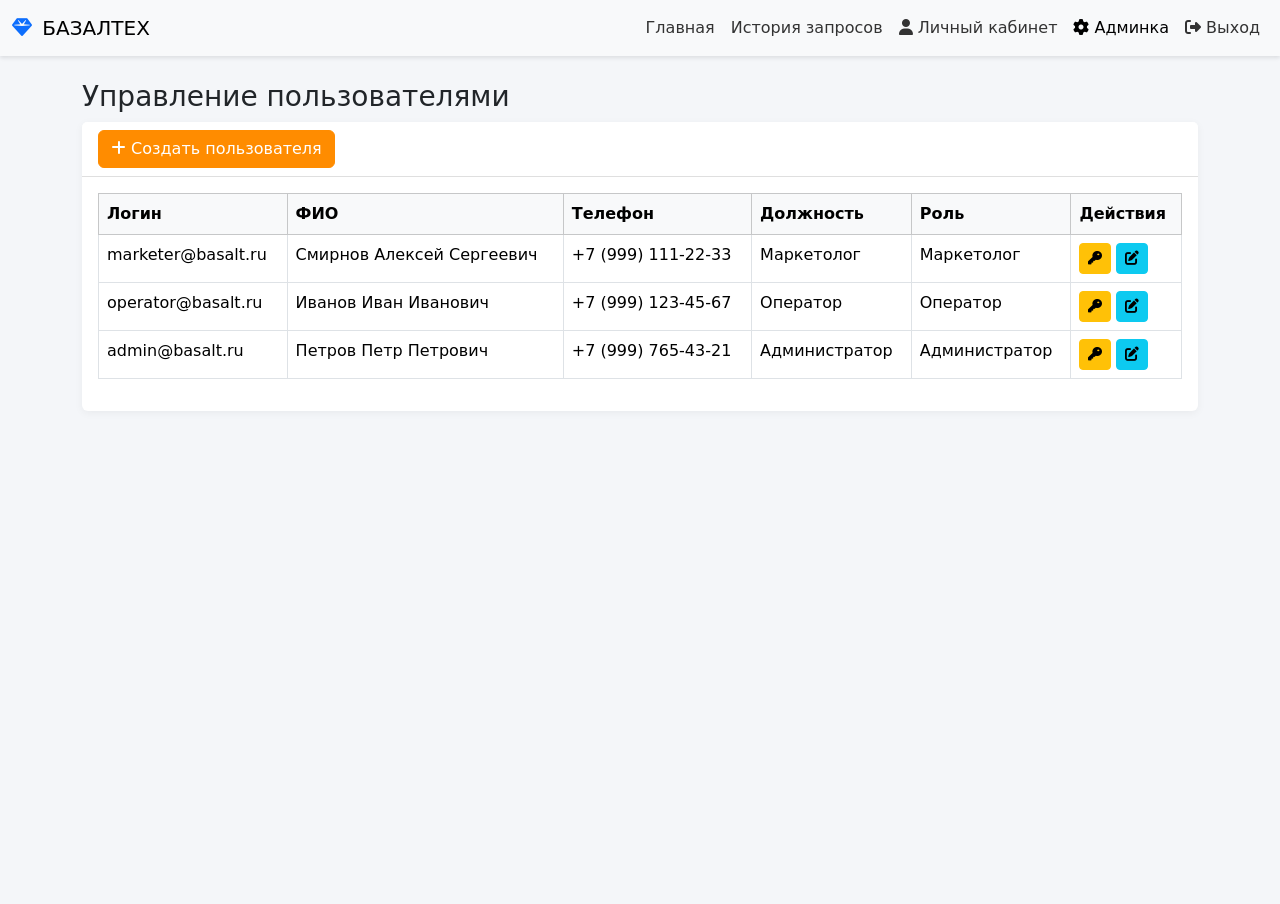
<file: pages/admin.html>
<!DOCTYPE html>
<html lang="ru">
<head>
    <meta charset="UTF-8">
    <meta name="viewport" content="width=device-width, initial-scale=1.0">
    <title>БазалТех :: Администрирование</title>
    <link href="https://cdn.jsdelivr.net/npm/bootstrap@5.3.2/dist/css/bootstrap.min.css" rel="stylesheet">
    <link rel="stylesheet" href="https://cdnjs.cloudflare.com/ajax/libs/font-awesome/6.4.2/css/all.min.css">
    <link rel="stylesheet" href="../css/style.css">
</head>
<body>
    <nav class="navbar navbar-expand-lg navbar-light bg-light">
        <div class="container-fluid">
            <a class="navbar-brand" href="/home">
                <i class="fas fa-gem text-primary me-1"></i> БАЗАЛТЕХ
            </a>
            <button class="navbar-toggler" type="button" data-bs-toggle="collapse" data-bs-target="#navbarNav">
                <span class="navbar-toggler-icon"></span>
            </button>
            <div class="collapse navbar-collapse" id="navbarNav">
                <ul class="navbar-nav ms-auto">
                    <li class="nav-item"><a class="nav-link" href="/home">Главная</a></li>
                    <li class="nav-item"><a class="nav-link" href="/history">История запросов</a></li>
                    <li class="nav-item"><a class="nav-link" href="/profile"><i class="fas fa-user"></i> Личный кабинет</a></li>
                    <li class="nav-item"><a class="nav-link active" href="/admin"><i class="fas fa-cog"></i> Админка</a></li>
                    <li class="nav-item"><a class="nav-link" href="/auth"><i class="fas fa-sign-out-alt"></i> Выход</a></li>
                </ul>
            </div>
        </div>
    </nav>

    <main class="container mt-4 page">
        <h3>Управление пользователями</h3>
        
        <div class="card mb-4">
            <div class="card-header bg-white d-flex justify-content-between align-items-center">
                <button class="btn btn-primary" onclick="alert('Форма создания пользователя')">
                    <i class="fas fa-plus"></i> Создать пользователя
                </button>
            </div>
            <div class="card-body">
                <div class="table-responsive">
                    <table class="table table-bordered">
                        <thead class="table-light">
                            <tr>
                                <th>Логин</th>
                                <th>ФИО</th>
                                <th>Телефон</th>
                                <th>Должность</th>
                                <th>Роль</th>
                                <th>Действия</th>
                            </tr>
                        </thead>
                        <tbody>
                            <tr>
                                <td>marketer@basalt.ru</td>
                                <td>Смирнов Алексей Сергеевич</td>
                                <td>+7 (999) 111-22-33</td>
                                <td>Маркетолог</td>
                                <td>Маркетолог</td>
                                <td>
                                    <button class="btn btn-sm btn-warning" onclick="alert('Сброс пароля')">
                                        <i class="fas fa-key"></i>
                                    </button>
                                    <button class="btn btn-sm btn-info" onclick="alert('Редактирование')">
                                        <i class="fas fa-edit"></i>
                                    </button>
                                </td>
                            </tr>
                            <tr>
                                <td>operator@basalt.ru</td>
                                <td>Иванов Иван Иванович</td>
                                <td>+7 (999) 123-45-67</td>
                                <td>Оператор</td>
                                <td>Оператор</td>
                                <td>
                                    <button class="btn btn-sm btn-warning" onclick="alert('Сброс пароля')">
                                        <i class="fas fa-key"></i>
                                    </button>
                                    <button class="btn btn-sm btn-info" onclick="alert('Редактирование')">
                                        <i class="fas fa-edit"></i>
                                    </button>
                                </td>
                            </tr>
                            <tr>
                                <td>admin@basalt.ru</td>
                                <td>Петров Петр Петрович</td>
                                <td>+7 (999) 765-43-21</td>
                                <td>Администратор</td>
                                <td>Администратор</td>
                                <td>
                                    <button class="btn btn-sm btn-warning" onclick="alert('Сброс пароля')">
                                        <i class="fas fa-key"></i>
                                    </button>
                                    <button class="btn btn-sm btn-info" onclick="alert('Редактирование')">
                                        <i class="fas fa-edit"></i>
                                    </button>
                                </td>
                            </tr>
                        </tbody>
                    </table>
                </div>
            </div>
        </div>
    </main>

    <script src="https://cdn.jsdelivr.net/npm/bootstrap@5.3.2/dist/js/bootstrap.bundle.min.js"></script>
</body>
</html>
</file>
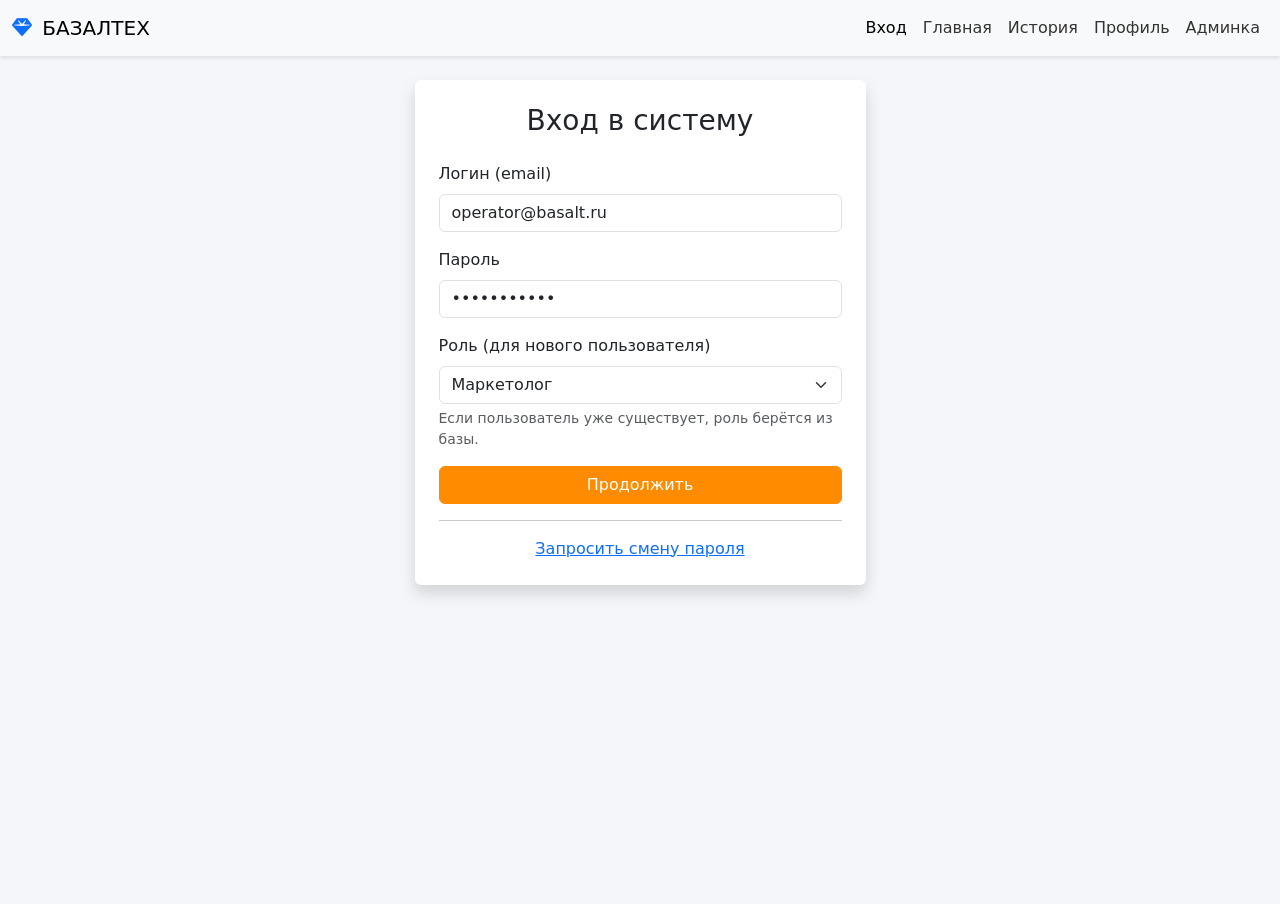
<file: pages/auth.html>
<!DOCTYPE html>
<html lang="ru">
<head>
    <meta charset="UTF-8">
    <meta name="viewport" content="width=device-width, initial-scale=1.0">
    <title>БазалТех :: Вход</title>
    <link href="https://cdn.jsdelivr.net/npm/bootstrap@5.3.2/dist/css/bootstrap.min.css" rel="stylesheet">
    <link rel="stylesheet" href="https://cdnjs.cloudflare.com/ajax/libs/font-awesome/6.4.2/css/all.min.css">
    <link rel="stylesheet" href="../css/style.css">
</head>
<body>
    <nav class="navbar navbar-expand-lg navbar-light bg-light">
        <div class="container-fluid">
            <a class="navbar-brand" href="/home">
                <i class="fas fa-gem text-primary me-1"></i> БАЗАЛТЕХ
            </a>
            <button class="navbar-toggler" type="button" data-bs-toggle="collapse" data-bs-target="#navbarNav">
                <span class="navbar-toggler-icon"></span>
            </button>
            <div class="collapse navbar-collapse" id="navbarNav">
                <ul class="navbar-nav ms-auto">
                    <li class="nav-item"><a class="nav-link active" href="/auth">Вход</a></li>
                    <li class="nav-item"><a class="nav-link" href="/home">Главная</a></li>
                    <li class="nav-item"><a class="nav-link" href="/history">История</a></li>
                    <li class="nav-item"><a class="nav-link" href="/profile">Профиль</a></li>
                    <li class="nav-item"><a class="nav-link" href="/admin">Админка</a></li>
                </ul>
            </div>
        </div>
    </nav>

    <main class="container mt-4 page">
        <div class="row justify-content-center">
            <div class="col-md-5">
                <div class="card shadow">
                    <div class="card-body p-4">
                        <h3 class="text-center mb-4">Вход в систему</h3>
                        <form id="loginForm">
                            <div class="mb-3">
                                <label class="form-label">Логин (email)</label>
                                <input type="email" class="form-control" id="loginEmail" value="operator@basalt.ru" required>
                            </div>
                            <div class="mb-3">
                                <label class="form-label">Пароль</label>
                                <input type="password" class="form-control" id="loginPassword" value="operator123" required>
                            </div>
                            <div class="mb-3">
                                <label class="form-label">Роль (для нового пользователя)</label>
                                <select class="form-select" id="loginRole">
                                    <option value="marketer">Маркетолог</option>
                                    <option value="operator">Оператор</option>
                                    <option value="admin">Администратор</option>
                                </select>
                                <div class="form-text">Если пользователь уже существует, роль берётся из базы.</div>
                            </div>
                            <a href="/home" class="btn btn-primary w-100">Продолжить</a>
                            <div class="alert alert-danger mt-3 small" id="loginError" style="display: none;"></div>
                        </form>
                        <hr>
                        <div class="text-center">
                            <a href="/forgot">Запросить смену пароля</a>
                        </div>
                    </div>
                </div>
            </div>
        </div>
    </main>

    <script src="https://cdn.jsdelivr.net/npm/bootstrap@5.3.2/dist/js/bootstrap.bundle.min.js"></script>
</body>
</html>
</file>
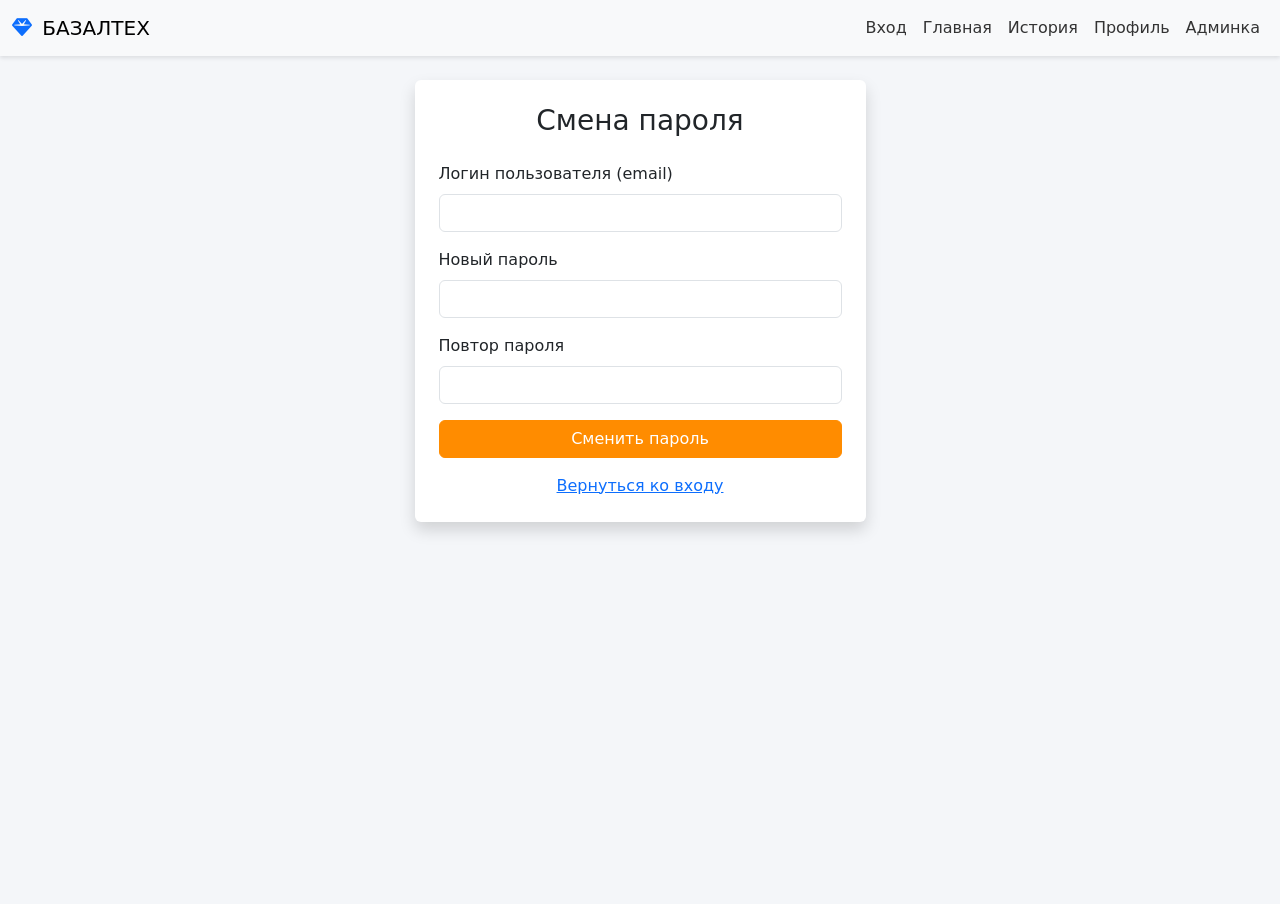
<file: pages/forgot.html>
<!DOCTYPE html>
<html lang="ru">
<head>
    <meta charset="UTF-8">
    <meta name="viewport" content="width=device-width, initial-scale=1.0">
    <title>БазалТех :: Смена пароля</title>
    <link href="https://cdn.jsdelivr.net/npm/bootstrap@5.3.2/dist/css/bootstrap.min.css" rel="stylesheet">
    <link rel="stylesheet" href="https://cdnjs.cloudflare.com/ajax/libs/font-awesome/6.4.2/css/all.min.css">
    <link rel="stylesheet" href="../css/style.css">
</head>
<body>
    <nav class="navbar navbar-expand-lg navbar-light bg-light">
        <div class="container-fluid">
            <a class="navbar-brand" href="/home">
                <i class="fas fa-gem text-primary me-1"></i> БАЗАЛТЕХ
            </a>
            <button class="navbar-toggler" type="button" data-bs-toggle="collapse" data-bs-target="#navbarNav">
                <span class="navbar-toggler-icon"></span>
            </button>
            <div class="collapse navbar-collapse" id="navbarNav">
                <ul class="navbar-nav ms-auto">
                    <li class="nav-item"><a class="nav-link" href="/auth">Вход</a></li>
                    <li class="nav-item"><a class="nav-link" href="/home">Главная</a></li>
                    <li class="nav-item"><a class="nav-link" href="/history">История</a></li>
                    <li class="nav-item"><a class="nav-link" href="/profile">Профиль</a></li>
                    <li class="nav-item"><a class="nav-link" href="/admin">Админка</a></li>
                </ul>
            </div>
        </div>
    </nav>

    <main class="container mt-4 page">
        <div class="row justify-content-center">
            <div class="col-md-5">
                <div class="card shadow">
                    <div class="card-body p-4">
                        <h3 class="text-center mb-4">Смена пароля</h3>
                        <form id="forgotForm">
                            <div class="mb-3">
                                <label class="form-label">Логин пользователя (email)</label>
                                <input type="email" class="form-control" id="forgotEmail" required>
                            </div>
                            <div class="mb-3">
                                <label class="form-label">Новый пароль</label>
                                <input type="password" class="form-control" id="forgotNewPass" required>
                            </div>
                            <div class="mb-3">
                                <label class="form-label">Повтор пароля</label>
                                <input type="password" class="form-control" id="forgotNewPassConfirm" required>
                            </div>
                            <button type="submit" class="btn btn-primary w-100">Сменить пароль</button>
                            <div class="alert alert-success mt-3 small" id="forgotSuccess" style="display: none;"></div>
                            <div class="alert alert-danger mt-3 small" id="forgotError" style="display: none;"></div>
                        </form>
                        <div class="text-center mt-3">
                            <a href="/auth">Вернуться ко входу</a>
                        </div>
                    </div>
                </div>
            </div>
        </div>
    </main>

    <script src="https://cdn.jsdelivr.net/npm/bootstrap@5.3.2/dist/js/bootstrap.bundle.min.js"></script>
</body>
</html>
</file>
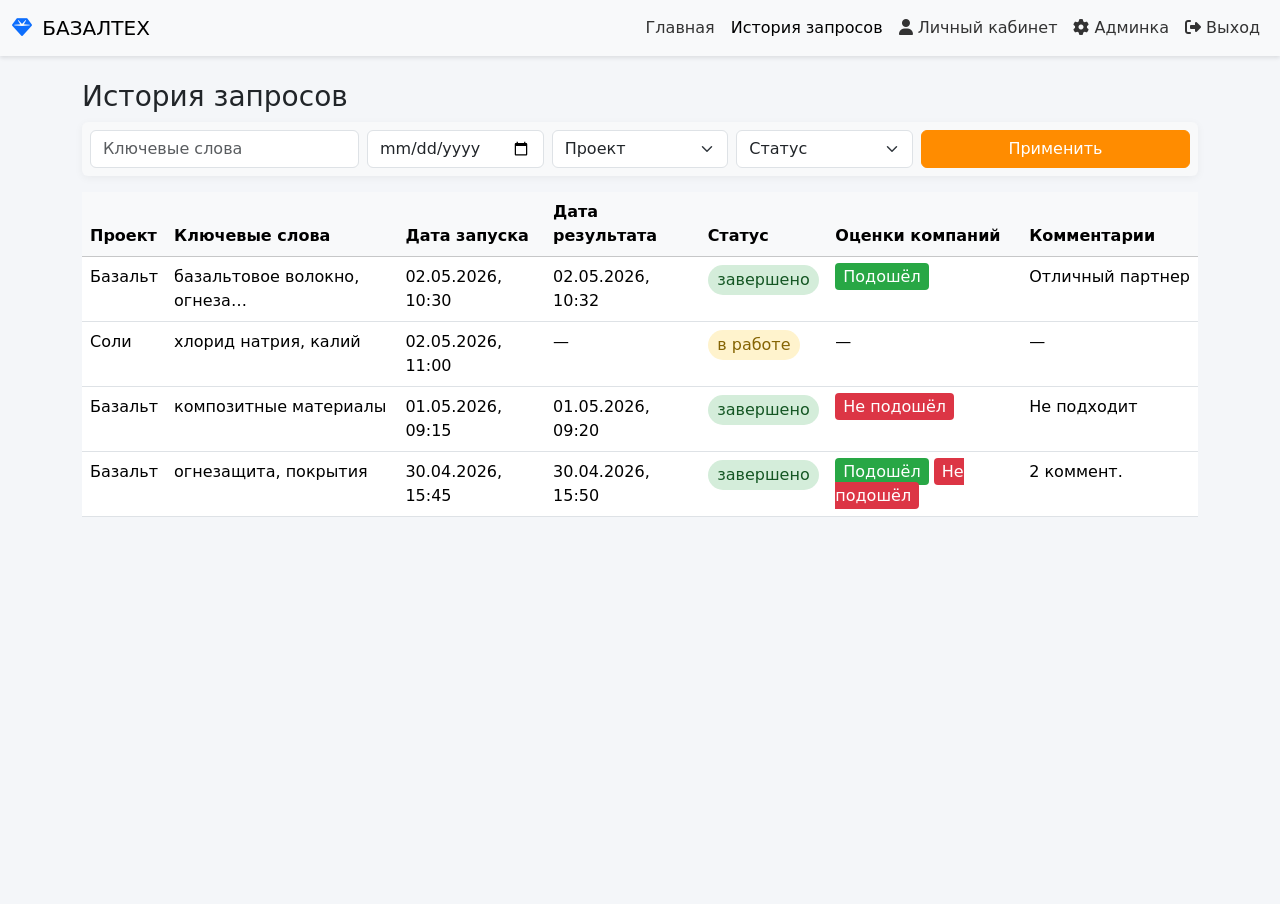
<file: pages/history.html>
<!DOCTYPE html>
<html lang="ru">
<head>
    <meta charset="UTF-8">
    <meta name="viewport" content="width=device-width, initial-scale=1.0">
    <title>БазалТех :: История запросов</title>
    <link href="https://cdn.jsdelivr.net/npm/bootstrap@5.3.2/dist/css/bootstrap.min.css" rel="stylesheet">
    <link rel="stylesheet" href="https://cdnjs.cloudflare.com/ajax/libs/font-awesome/6.4.2/css/all.min.css">
    <link rel="stylesheet" href="../css/style.css">
</head>
<body>
    <nav class="navbar navbar-expand-lg navbar-light bg-light">
        <div class="container-fluid">
            <a class="navbar-brand" href="/home">
                <i class="fas fa-gem text-primary me-1"></i> БАЗАЛТЕХ
            </a>
            <button class="navbar-toggler" type="button" data-bs-toggle="collapse" data-bs-target="#navbarNav">
                <span class="navbar-toggler-icon"></span>
            </button>
            <div class="collapse navbar-collapse" id="navbarNav">
                <ul class="navbar-nav ms-auto">
                    <li class="nav-item"><a class="nav-link" href="/home">Главная</a></li>
                    <li class="nav-item"><a class="nav-link active" href="/history">История запросов</a></li>
                    <li class="nav-item"><a class="nav-link" href="/profile"><i class="fas fa-user"></i> Личный кабинет</a></li>
                    <li class="nav-item"><a class="nav-link" href="/admin"><i class="fas fa-cog"></i> Админка</a></li>
                    <li class="nav-item"><a class="nav-link" href="/auth"><i class="fas fa-sign-out-alt"></i> Выход</a></li>
                </ul>
            </div>
        </div>
    </nav>

    <main class="container mt-4 page">
        <h3>История запросов</h3>
        
        <div class="card mb-3 p-2 bg-light">
            <div class="row g-2">
                <div class="col-md-3">
                    <input type="text" class="form-control" id="filterKeywords" placeholder="Ключевые слова">
                </div>
                <div class="col-md-2">
                    <input type="date" class="form-control" id="filterDate">
                </div>
                <div class="col-md-2">
                    <select class="form-select" id="filterProject">
                        <option value="">Проект</option>
                        <option value="basalt">Базальт</option>
                        <option value="salt">Соли</option>
                    </select>
                </div>
                <div class="col-md-2">
                    <select class="form-select" id="filterStatus">
                        <option value="">Статус</option>
                        <option value="inwork">В работе</option>
                        <option value="completed">Завершено</option>
                        <option value="error">Ошибка</option>
                    </select>
                </div>
                <div class="col-md-3">
                    <button class="btn btn-primary w-100" id="applyHistoryFilters">Применить</button>
                </div>
            </div>
        </div>

        <!-- Индикатор загрузки -->
        <div id="loadingIndicator" class="text-center py-4" style="display: none;">
            <div class="spinner-border text-primary" role="status">
                <span class="visually-hidden">Загрузка...</span>
            </div>
            <p class="mt-2 text-muted">Загрузка истории запросов...</p>
        </div>

        <!-- Сообщение об ошибке -->
        <div id="errorMessage" class="alert alert-danger" style="display: none;"></div>
        
        <div class="table-responsive">
            <table class="table table-hover" id="historyTable">
                <thead class="table-light">
                    <tr>
                        <th>Проект</th>
                        <th>Ключевые слова</th>
                        <th>Дата запуска</th>
                        <th>Дата результата</th>
                        <th>Статус</th>
                        <th>Оценки компаний</th>
                        <th>Комментарии</th>
                    </tr>
                </thead>
                <tbody id="historyBody">
                    <!-- Данные будут загружены через API -->
                </tbody>
            </table>
        </div>

        <!-- Сообщение о пустой истории -->
        <div id="emptyHistory" class="text-center text-muted py-4" style="display: none;">
            <i class="fas fa-inbox fa-3x mb-3"></i>
            <p>История запросов пуста</p>
        </div>
    </main>

    <script src="https://cdn.jsdelivr.net/npm/bootstrap@5.3.2/dist/js/bootstrap.bundle.min.js"></script>
    <script>
        // ==================== ЗАГРУЗКА ДАННЫХ ИЗ API ====================
        let allQueries = [];
        let filteredQueries = [];

        async function loadSearchQueries() {
            const loadingIndicator = document.getElementById('loadingIndicator');
            const errorMessage = document.getElementById('errorMessage');
            const historyBody = document.getElementById('historyBody');
            const emptyHistory = document.getElementById('emptyHistory');
            const historyTable = document.getElementById('historyTable');

            loadingIndicator.style.display = 'block';
            errorMessage.style.display = 'none';
            historyTable.style.display = 'none';
            emptyHistory.style.display = 'none';

            try {
                const response = await fetch('api/search-queries.json');
                
                if (!response.ok) {
                    throw new Error(`Ошибка HTTP: ${response.status} ${response.statusText}`);
                }

                const data = await response.json();
                
                allQueries = data.queries || data;
                filteredQueries = [...allQueries];

                loadingIndicator.style.display = 'none';

                if (filteredQueries.length === 0) {
                    emptyHistory.style.display = 'block';
                } else {
                    historyTable.style.display = 'table';
                    renderHistoryTable(filteredQueries);
                }

            } catch (error) {
                loadingIndicator.style.display = 'none';
                errorMessage.style.display = 'block';
                errorMessage.innerHTML = `
                    <i class="fas fa-exclamation-triangle me-2"></i>
                    Ошибка загрузки данных: ${error.message}. 
                    <button class="btn btn-sm btn-outline-danger ms-2" onclick="loadSearchQueries()">Повторить</button>
                `;
                console.error('Ошибка загрузки:', error);
            }
        }

        function renderHistoryTable(queries) {
            const historyBody = document.getElementById('historyBody');
            historyBody.innerHTML = '';

            queries.forEach(query => {
                const row = document.createElement('tr');
                row.style.cursor = 'pointer';
                row.addEventListener('click', () => {
                    window.location.href = `/result?id=${query.id}`;
                });

                let statusClass = 'status-inwork';
                let statusText = 'в работе';
                
                if (query.status === 'completed') {
                    statusClass = 'status-completed';
                    statusText = 'завершено';
                } else if (query.status === 'error') {
                    statusClass = 'status-error';
                    statusText = 'ошибка';
                }

                const keywords = query.keywords || '';
                const keywordsDisplay = keywords.length > 30 
                    ? keywords.substring(0, 27) + '…' 
                    : keywords;
                
                const keywordsTitle = keywords.length > 30 ? keywords : '';

                const startDate = query.startDate || '—';
                const endDate = query.endDate || '—';

                const ratings = getRatingsSummary(query.companyData);
                
                const comments = getCommentsSummary(query.companyData);
                const commentsTitle = comments !== '—' ? comments : '';

                row.innerHTML = `
                    <td>${escapeHtml(query.project || '')}</td>
                    <td title="${escapeHtml(keywordsTitle)}">${escapeHtml(keywordsDisplay)}</td>
                    <td>${escapeHtml(startDate)}</td>
                    <td>${escapeHtml(endDate)}</td>
                    <td><span class="${statusClass}">${statusText}</span></td>
                    <td>${ratings}</td>
                    <td><span class="comment-text" title="${escapeHtml(commentsTitle)}">${escapeHtml(comments)}</span></td>
                `;

                historyBody.appendChild(row);
            });
        }

        function getRatingsSummary(companyData) {
            if (!companyData || Object.keys(companyData).length === 0) return '—';
            
            let suitable = 0;
            let notSuitable = 0;
            let total = 0;
            
            Object.values(companyData).forEach(value => {
                if (value.rating === 'suitable') suitable++;
                if (value.rating === 'not_suitable') notSuitable++;
                if (value.rating) total++;
            });
            
            // Если нет ни одной оценки
            if (total === 0) return '—';
            
            // Если все оценённые компании "подошли"
            if (suitable > 0 && notSuitable === 0) {
                return '<span class="badge-suitable">Подошёл</span>';
            }
            
            // Если все оценённые компании "не подошли"
            if (notSuitable > 0 && suitable === 0) {
                return '<span class="badge-not-suitable">Не подошёл</span>';
            }
            
            // Если есть и те и другие оценки
            if (suitable > 0 && notSuitable > 0) {
                return `<div class="badge-mixed">
                    <span class="badge-suitable">Подошёл</span>
                    <span class="badge-not-suitable">Не подошёл</span>
                </div>`;
            }
            
            return '—';
        }

        function getCommentsSummary(companyData) {
            if (!companyData || Object.keys(companyData).length === 0) return '—';
            
            const comments = Object.values(companyData)
                .map(value => value.comment)
                .filter(comment => comment && comment.trim().length > 0);
            
            if (comments.length === 0) return '—';
            if (comments.length === 1) {
                return comments[0].substring(0, 30) + (comments[0].length > 30 ? '…' : '');
            }
            return `${comments.length} коммент.`;
        }

        function escapeHtml(str) {
            if (!str) return '';
            const div = document.createElement('div');
            div.textContent = str;
            return div.innerHTML;
        }

        document.getElementById('applyHistoryFilters').addEventListener('click', () => {
            const keywordFilter = document.getElementById('filterKeywords').value.toLowerCase().trim();
            const dateFilter = document.getElementById('filterDate').value;
            const projectFilter = document.getElementById('filterProject').value;
            const statusFilter = document.getElementById('filterStatus').value;

            filteredQueries = allQueries.filter(query => {
                if (keywordFilter && !query.keywords.toLowerCase().includes(keywordFilter)) {
                    return false;
                }

                if (dateFilter && query.startDate) {
                    const queryDate = query.startDate.split(',')[0].trim();
                    if (queryDate !== dateFilter) {
                        return false;
                    }
                }

                if (projectFilter && query.project !== projectFilter) {
                    return false;
                }

                if (statusFilter && query.status !== statusFilter) {
                    return false;
                }

                return true;
            });

            const historyTable = document.getElementById('historyTable');
            const emptyHistory = document.getElementById('emptyHistory');

            if (filteredQueries.length === 0) {
                historyTable.style.display = 'none';
                emptyHistory.style.display = 'block';
                emptyHistory.innerHTML = `
                    <i class="fas fa-search fa-3x mb-3"></i>
                    <p>По вашему запросу ничего не найдено</p>
                    <button class="btn btn-sm btn-outline-primary" onclick="resetFilters()">Сбросить фильтры</button>
                `;
            } else {
                historyTable.style.display = 'table';
                emptyHistory.style.display = 'none';
                renderHistoryTable(filteredQueries);
            }
        });

        function resetFilters() {
            document.getElementById('filterKeywords').value = '';
            document.getElementById('filterDate').value = '';
            document.getElementById('filterProject').value = '';
            document.getElementById('filterStatus').value = '';
            
            filteredQueries = [...allQueries];
            
            document.getElementById('historyTable').style.display = 'table';
            document.getElementById('emptyHistory').style.display = 'none';
            renderHistoryTable(filteredQueries);
        }

        document.addEventListener('DOMContentLoaded', () => {
            loadSearchQueries();
        });
    </script>
</body>
</html>
</file>
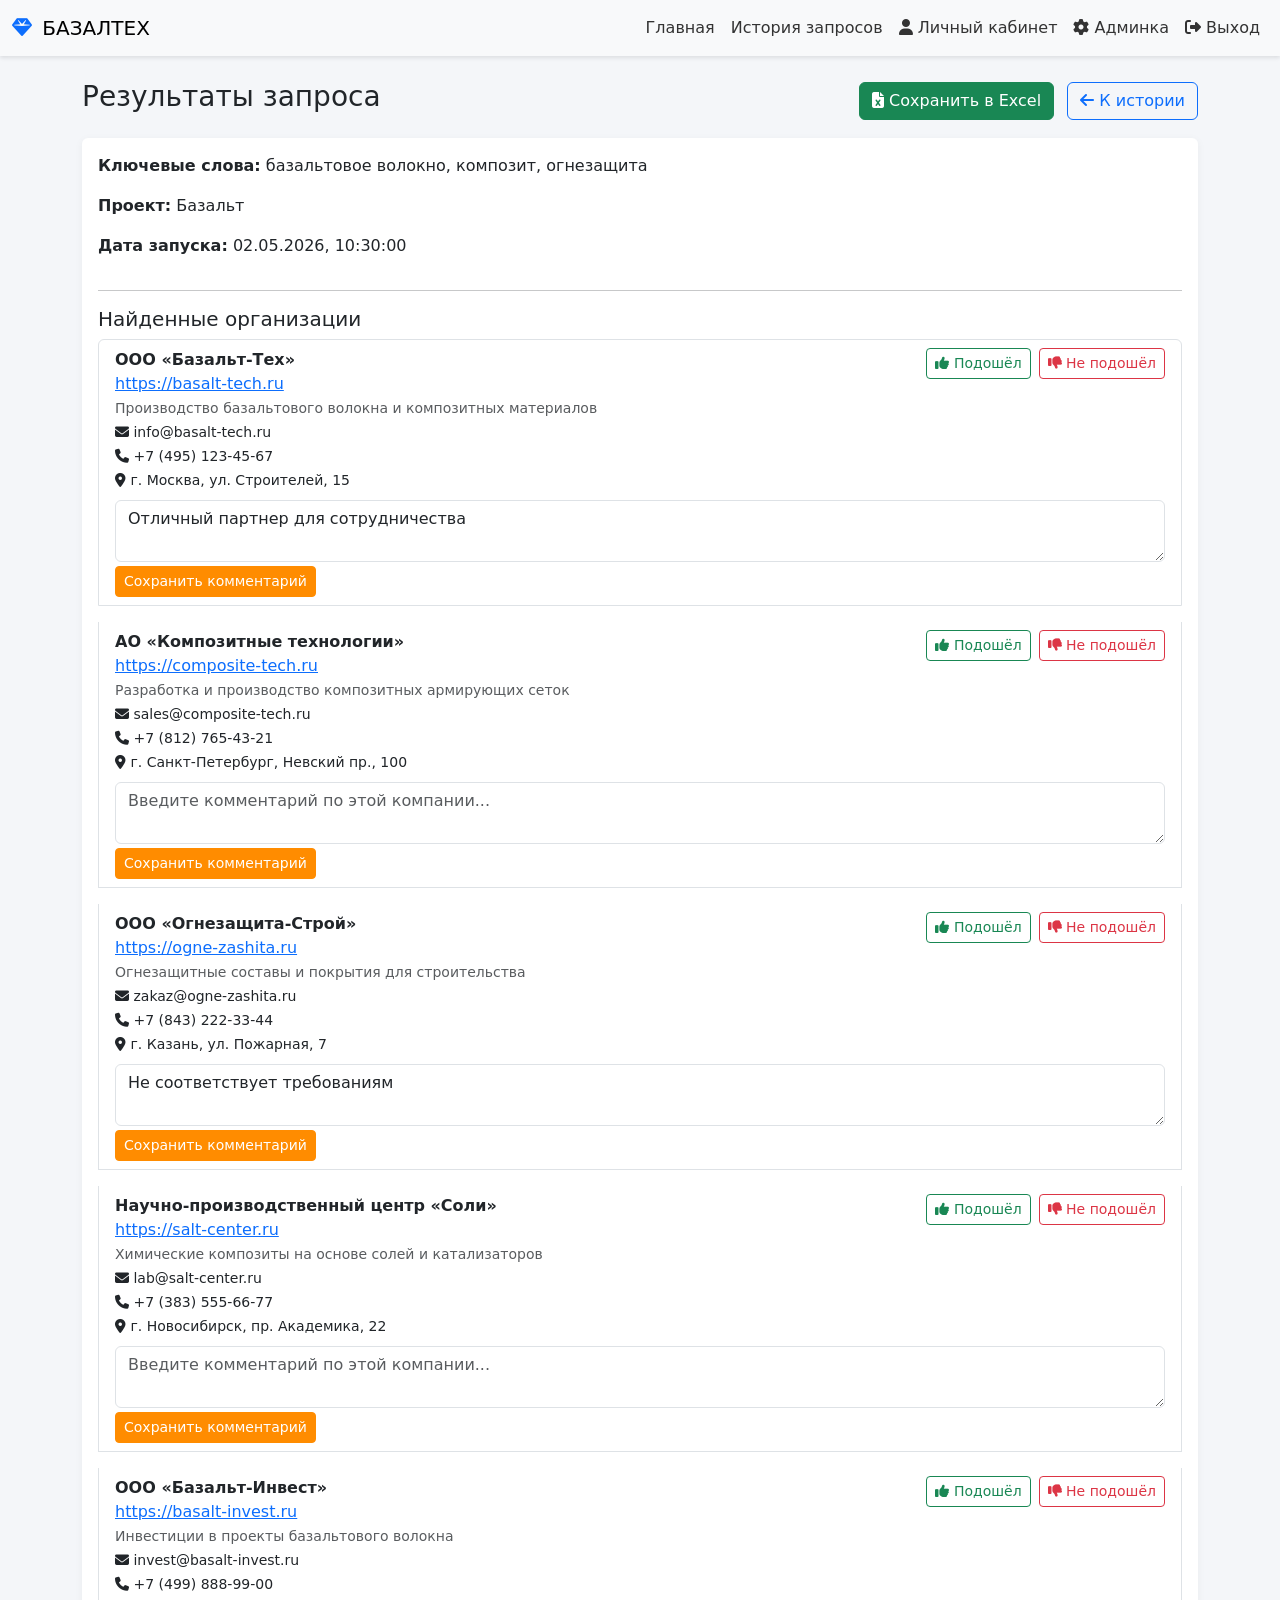
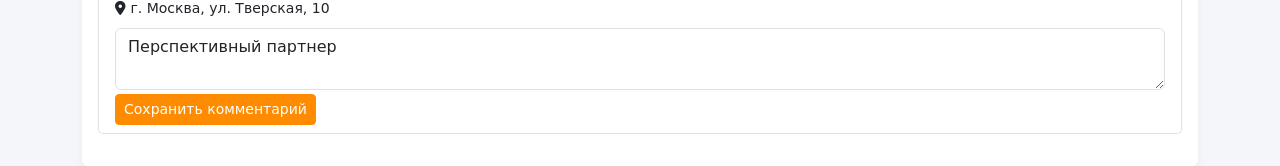
<file: pages/result.html>
<!DOCTYPE html>
<html lang="ru">
<head>
    <meta charset="UTF-8">
    <meta name="viewport" content="width=device-width, initial-scale=1.0">
    <title>БазалТех :: Результаты поиска</title>
    <link href="https://cdn.jsdelivr.net/npm/bootstrap@5.3.2/dist/css/bootstrap.min.css" rel="stylesheet">
    <link rel="stylesheet" href="https://cdnjs.cloudflare.com/ajax/libs/font-awesome/6.4.2/css/all.min.css">
    <link rel="stylesheet" href="../css/style.css">
</head>
<body>
    <nav class="navbar navbar-expand-lg navbar-light bg-light">
        <div class="container-fluid">
            <a class="navbar-brand" href="/home">
                <i class="fas fa-gem text-primary me-1"></i> БАЗАЛТЕХ
            </a>
            <button class="navbar-toggler" type="button" data-bs-toggle="collapse" data-bs-target="#navbarNav">
                <span class="navbar-toggler-icon"></span>
            </button>
            <div class="collapse navbar-collapse" id="navbarNav">
                <ul class="navbar-nav ms-auto">
                    <li class="nav-item"><a class="nav-link" href="/home">Главная</a></li>
                    <li class="nav-item"><a class="nav-link" href="/history">История запросов</a></li>
                    <li class="nav-item"><a class="nav-link" href="/profile"><i class="fas fa-user"></i> Личный кабинет</a></li>
                    <li class="nav-item"><a class="nav-link" href="/admin"><i class="fas fa-cog"></i> Админка</a></li>
                    <li class="nav-item"><a class="nav-link" href="/auth"><i class="fas fa-sign-out-alt"></i> Выход</a></li>
                </ul>
            </div>
        </div>
    </nav>

    <main class="container mt-4 page">
        <div class="d-flex justify-content-between align-items-center mb-3">
            <h3>Результаты запроса</h3>
            <div>
                <button class="btn btn-success me-2" onclick="alert('Экспорт в Excel (демо)')">
                    <i class="fas fa-file-excel"></i> Сохранить в Excel
                </button>
                <a href="/history" class="btn btn-outline-primary">
                    <i class="fas fa-arrow-left"></i> К истории
                </a>
            </div>
        </div>
        
        <div class="card p-3">
            <p><strong>Ключевые слова:</strong> базальтовое волокно, композит, огнезащита</p>
            <p><strong>Проект:</strong> Базальт</p>
            <p><strong>Дата запуска:</strong> 02.05.2026, 10:30:00</p>
            
            <hr>
            
            <h5>Найденные организации</h5>
            
            <div class="list-group">
                <!-- Компания 1 -->
                <div class="list-group-item company-card">
                    <div class="d-flex justify-content-between align-items-start flex-wrap">
                        <div class="flex-grow-1">
                            <strong>ООО «Базальт-Тех»</strong><br>
                            <a href="https://basalt-tech.ru" target="_blank" class="text-primary">https://basalt-tech.ru</a><br>
                            <small class="text-muted">Производство базальтового волокна и композитных материалов</small><br>
                            <small><i class="fas fa-envelope"></i> info@basalt-tech.ru</small><br>
                            <small><i class="fas fa-phone"></i> +7 (495) 123-45-67</small><br>
                            <small><i class="fas fa-map-marker-alt"></i> г. Москва, ул. Строителей, 15</small>
                        </div>
                        <div class="ms-3">
                            <div class="rating-btn-group">
                                <button class="btn btn-sm btn-outline-success">
                                    <i class="fas fa-thumbs-up"></i> Подошёл
                                </button>
                                <button class="btn btn-sm btn-outline-danger">
                                    <i class="fas fa-thumbs-down"></i> Не подошёл
                                </button>
                            </div>
                        </div>
                    </div>
                    <div class="mt-2">
                        <textarea class="form-control" rows="2" placeholder="Введите комментарий по этой компании...">Отличный партнер для сотрудничества</textarea>
                        <button class="btn btn-sm btn-primary mt-1">Сохранить комментарий</button>
                    </div>
                </div>

                <!-- Компания 2 -->
                <div class="list-group-item company-card">
                    <div class="d-flex justify-content-between align-items-start flex-wrap">
                        <div class="flex-grow-1">
                            <strong>АО «Композитные технологии»</strong><br>
                            <a href="https://composite-tech.ru" target="_blank" class="text-primary">https://composite-tech.ru</a><br>
                            <small class="text-muted">Разработка и производство композитных армирующих сеток</small><br>
                            <small><i class="fas fa-envelope"></i> sales@composite-tech.ru</small><br>
                            <small><i class="fas fa-phone"></i> +7 (812) 765-43-21</small><br>
                            <small><i class="fas fa-map-marker-alt"></i> г. Санкт-Петербург, Невский пр., 100</small>
                        </div>
                        <div class="ms-3">
                            <div class="rating-btn-group">
                                <button class="btn btn-sm btn-outline-success">
                                    <i class="fas fa-thumbs-up"></i> Подошёл
                                </button>
                                <button class="btn btn-sm btn-outline-danger">
                                    <i class="fas fa-thumbs-down"></i> Не подошёл
                                </button>
                            </div>
                        </div>
                    </div>
                    <div class="mt-2">
                        <textarea class="form-control" rows="2" placeholder="Введите комментарий по этой компании..."></textarea>
                        <button class="btn btn-sm btn-primary mt-1">Сохранить комментарий</button>
                    </div>
                </div>

                <!-- Компания 3 -->
                <div class="list-group-item company-card">
                    <div class="d-flex justify-content-between align-items-start flex-wrap">
                        <div class="flex-grow-1">
                            <strong>ООО «Огнезащита-Строй»</strong><br>
                            <a href="https://ogne-zashita.ru" target="_blank" class="text-primary">https://ogne-zashita.ru</a><br>
                            <small class="text-muted">Огнезащитные составы и покрытия для строительства</small><br>
                            <small><i class="fas fa-envelope"></i> zakaz@ogne-zashita.ru</small><br>
                            <small><i class="fas fa-phone"></i> +7 (843) 222-33-44</small><br>
                            <small><i class="fas fa-map-marker-alt"></i> г. Казань, ул. Пожарная, 7</small>
                        </div>
                        <div class="ms-3">
                            <div class="rating-btn-group">
                                <button class="btn btn-sm btn-outline-success">
                                    <i class="fas fa-thumbs-up"></i> Подошёл
                                </button>
                                <button class="btn btn-sm btn-outline-danger">
                                    <i class="fas fa-thumbs-down"></i> Не подошёл
                                </button>
                            </div>
                        </div>
                    </div>
                    <div class="mt-2">
                        <textarea class="form-control" rows="2" placeholder="Введите комментарий по этой компании...">Не соответствует требованиям</textarea>
                        <button class="btn btn-sm btn-primary mt-1">Сохранить комментарий</button>
                    </div>
                </div>

                <!-- Компания 4 -->
                <div class="list-group-item company-card">
                    <div class="d-flex justify-content-between align-items-start flex-wrap">
                        <div class="flex-grow-1">
                            <strong>Научно-производственный центр «Соли»</strong><br>
                            <a href="https://salt-center.ru" target="_blank" class="text-primary">https://salt-center.ru</a><br>
                            <small class="text-muted">Химические композиты на основе солей и катализаторов</small><br>
                            <small><i class="fas fa-envelope"></i> lab@salt-center.ru</small><br>
                            <small><i class="fas fa-phone"></i> +7 (383) 555-66-77</small><br>
                            <small><i class="fas fa-map-marker-alt"></i> г. Новосибирск, пр. Академика, 22</small>
                        </div>
                        <div class="ms-3">
                            <div class="rating-btn-group">
                                <button class="btn btn-sm btn-outline-success">
                                    <i class="fas fa-thumbs-up"></i> Подошёл
                                </button>
                                <button class="btn btn-sm btn-outline-danger">
                                    <i class="fas fa-thumbs-down"></i> Не подошёл
                                </button>
                            </div>
                        </div>
                    </div>
                    <div class="mt-2">
                        <textarea class="form-control" rows="2" placeholder="Введите комментарий по этой компании..."></textarea>
                        <button class="btn btn-sm btn-primary mt-1">Сохранить комментарий</button>
                    </div>
                </div>

                <!-- Компания 5 -->
                <div class="list-group-item company-card">
                    <div class="d-flex justify-content-between align-items-start flex-wrap">
                        <div class="flex-grow-1">
                            <strong>ООО «Базальт-Инвест»</strong><br>
                            <a href="https://basalt-invest.ru" target="_blank" class="text-primary">https://basalt-invest.ru</a><br>
                            <small class="text-muted">Инвестиции в проекты базальтового волокна</small><br>
                            <small><i class="fas fa-envelope"></i> invest@basalt-invest.ru</small><br>
                            <small><i class="fas fa-phone"></i> +7 (499) 888-99-00</small><br>
                            <small><i class="fas fa-map-marker-alt"></i> г. Москва, ул. Тверская, 10</small>
                        </div>
                        <div class="ms-3">
                            <div class="rating-btn-group">
                                <button class="btn btn-sm btn-outline-success">
                                    <i class="fas fa-thumbs-up"></i> Подошёл
                                </button>
                                <button class="btn btn-sm btn-outline-danger">
                                    <i class="fas fa-thumbs-down"></i> Не подошёл
                                </button>
                            </div>
                        </div>
                    </div>
                    <div class="mt-2">
                        <textarea class="form-control" rows="2" placeholder="Введите комментарий по этой компании...">Перспективный партнер</textarea>
                        <button class="btn btn-sm btn-primary mt-1">Сохранить комментарий</button>
                    </div>
                </div>
            </div>
        </div>
    </main>

    <script src="https://cdn.jsdelivr.net/npm/bootstrap@5.3.2/dist/js/bootstrap.bundle.min.js"></script>
</body>
</html>
</file>
<file: css/style.css>
:root {
    --bs-primary: #ff8c00;
}

body {
    background: #f4f6f9;
    font-family: 'Segoe UI', Roboto, system-ui, -apple-system;
}

.btn-primary {
    background-color: var(--bs-primary);
    border-color: var(--bs-primary);
}

.btn-primary:hover {
    background-color: #e67e00;
}

.nav-link {
    color: #333;
}

.nav-link:hover, .nav-link.active {
    color: var(--bs-primary);
}

.status-inwork {
    background: #fff3cd;
    color: #856404;
    padding: 0.2rem 0.6rem;
    border-radius: 20px;
    display: inline-block;
}

.status-completed {
    background: #d4edda;
    color: #155724;
    padding: 0.2rem 0.6rem;
    border-radius: 20px;
    display: inline-block;
}

.status-error {
    background: #f8d7da;
    color: #721c24;
    padding: 0.2rem 0.6rem;
    border-radius: 20px;
    display: inline-block;
}

.page {
    min-height: calc(100vh - 76px);
}

.table-hover tbody tr:hover {
    background-color: rgba(255, 140, 0, 0.05);
    cursor: pointer;
}

.admin-only {
    display: none;
}

.company-card {
    transition: 0.2s;
    margin-bottom: 1rem;
}

.company-card:hover {
    background-color: #f8f9fa;
}

.comment-text {
    max-width: 200px;
    white-space: nowrap;
    overflow: hidden;
    text-overflow: ellipsis;
}

.company-comments-summary {
    font-size: 0.85rem;
    color: #6c757d;
}

.chat-container {
    background: white;
    border-radius: 1rem;
    box-shadow: 0 2px 8px rgba(0,0,0,0.05);
}

.navbar {
    box-shadow: 0 2px 4px rgba(0,0,0,0.1);
}

.card {
    border: none;
    box-shadow: 0 2px 8px rgba(0,0,0,0.05);
}

.card-header {
    border-bottom: 1px solid rgba(0,0,0,0.125);
}

.badge-suitable {
    background-color: #28a745;
    color: white;
    padding: 0.25rem 0.5rem;
    border-radius: 0.25rem;
}

.badge-not-suitable {
    background-color: #dc3545;
    color: white;
    padding: 0.25rem 0.5rem;
    border-radius: 0.25rem;
}

.messages {
    max-height: 300px;
    overflow-y: auto;
    padding: 1rem;
}

.rating-btn-group {
    display: flex;
    gap: 0.5rem;
    align-items: center;
}
</file>
